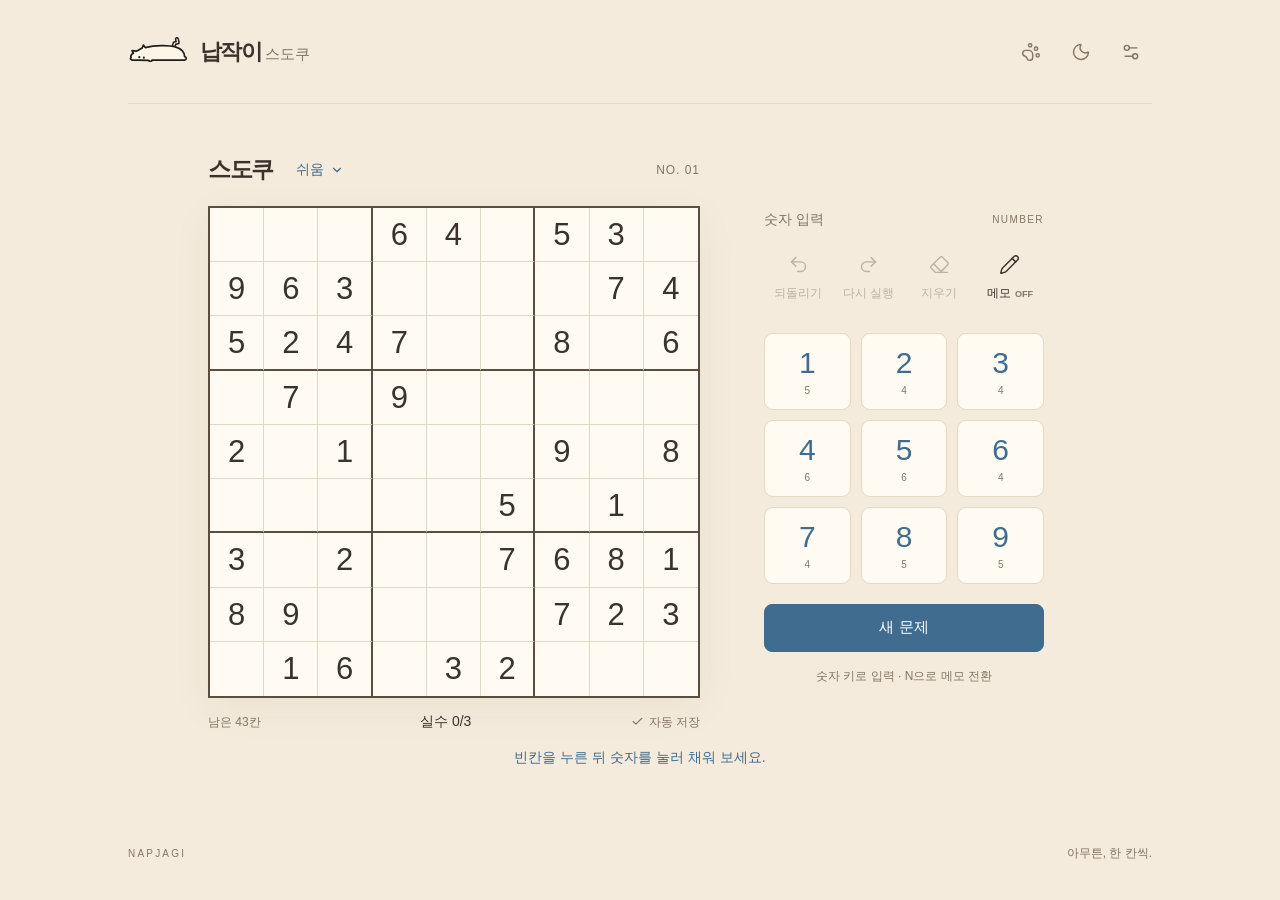
<file: index.html>
<!doctype html>
<html lang="ko" data-theme="light">
  <head>
    <meta charset="UTF-8" />
    <meta name="viewport" content="width=device-width, initial-scale=1, maximum-scale=1, user-scalable=no, viewport-fit=cover" />
    <meta name="theme-color" content="#f4ebdc" />
    <meta name="description" content="문제를 풀 때마다 조각을 모아 납작이의 생활 장면을 여는 스도쿠." />
    <link rel="icon" href="./favicon.svg" type="image/svg+xml" />
    <title>납작이 스도쿠</title>
    <script type="module" crossorigin src="./assets/index-B3kyGhkg.js"></script>
    <link rel="stylesheet" crossorigin href="./assets/index-BDHHgxv3.css">
    <link rel="manifest" href="./manifest.json">
    <link rel="apple-touch-icon" href="./icons/icon-192.png">
  </head>
  <body class="antialiased">
    <div id="root"></div>
    <script>if('serviceWorker' in navigator){addEventListener('load',function(){navigator.serviceWorker.register('./sw.js').catch(function(){})})}</script>
  </body>
</html>
</file>
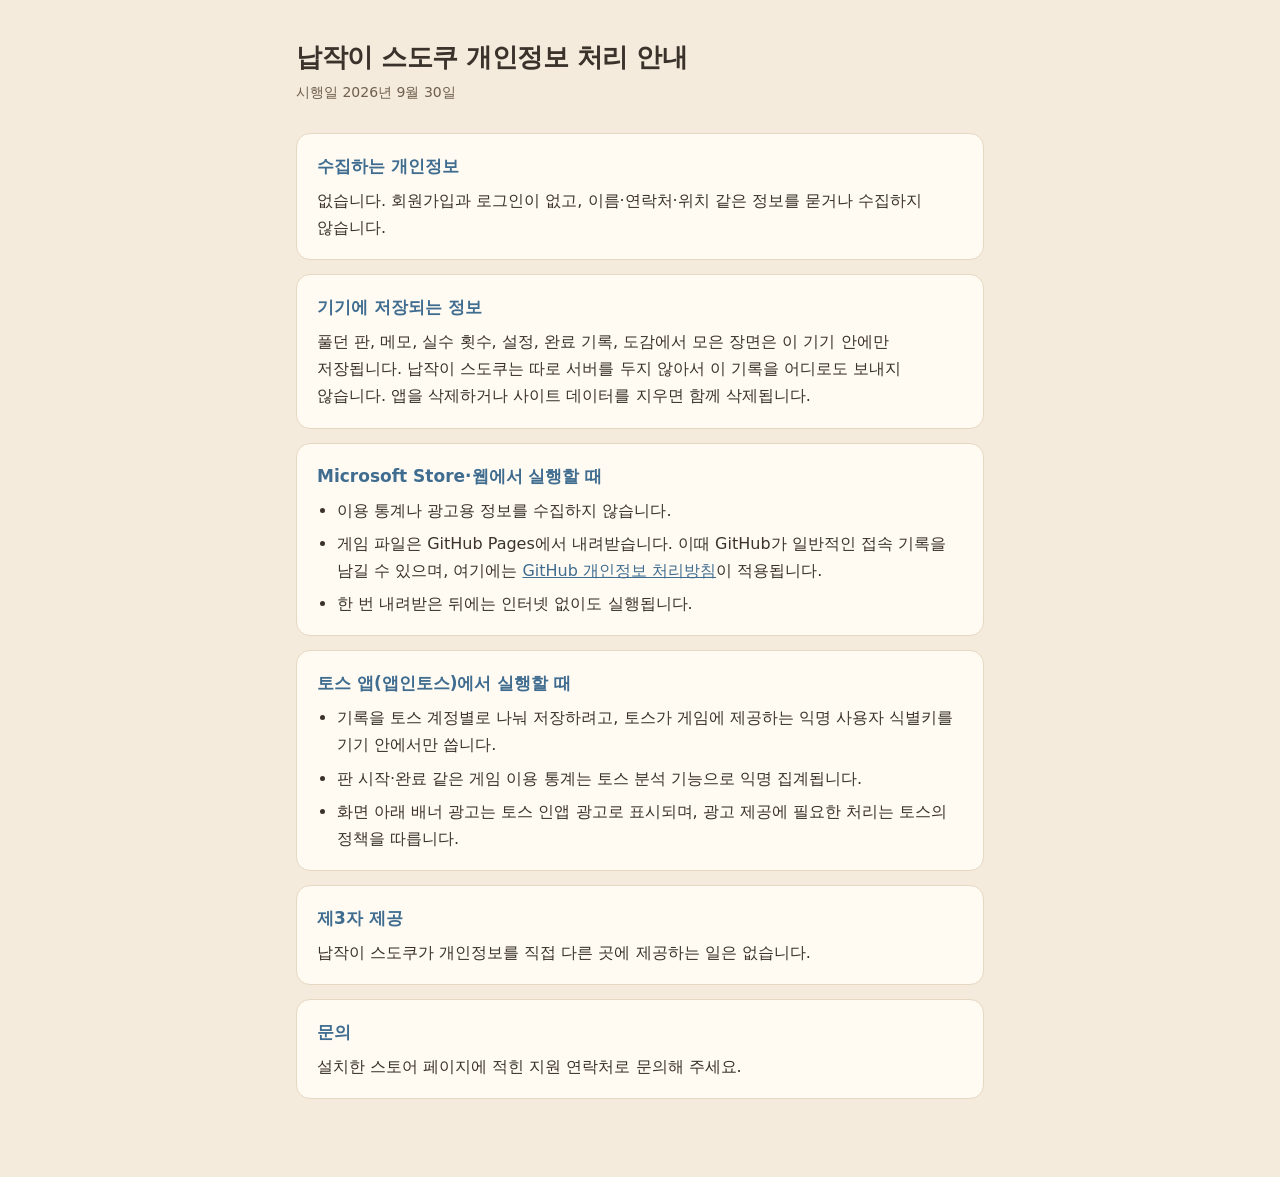
<file: privacy.html>
<!doctype html>
<html lang="ko">
<head>
<meta charset="utf-8">
<meta name="viewport" content="width=device-width, initial-scale=1">
<title>납작이 스도쿠 개인정보 처리 안내</title>
<meta name="description" content="납작이 스도쿠가 어떤 정보를 어디에 저장하는지 안내합니다.">
<link rel="icon" href="./favicon.svg" type="image/svg+xml">
<style>
  :root { --bg:#f4ebdc; --card:#fffbf3; --fg:#3a322b; --muted:#6f604f; --line:#e6d8c3; --accent:#3f6c8f; color-scheme:light; }
  @media (prefers-color-scheme: dark) {
    :root { --bg:#1d1915; --card:#27221d; --fg:#ede3d6; --muted:#a89886; --line:#3b332b; --accent:#9dbcd8; color-scheme:dark; }
  }
  * { box-sizing:border-box; }
  body { margin:0; background:var(--bg); color:var(--fg); font:16px/1.7 "Apple SD Gothic Neo","Noto Sans KR","Malgun Gothic",system-ui,sans-serif; word-break:keep-all; }
  main { max-width:720px; margin:0 auto; padding:40px 16px 64px; }
  h1 { font-size:26px; line-height:1.35; letter-spacing:-0.5px; margin:0 0 6px; }
  .date { color:var(--muted); margin:0 0 28px; font-size:14px; }
  section { background:var(--card); border:1px solid var(--line); border-radius:14px; padding:18px 20px; margin:0 0 14px; }
  h2 { font-size:17px; margin:0 0 6px; color:var(--accent); }
  p, li { margin:0; color:var(--fg); }
  ul { margin:0; padding-left:20px; }
  li + li { margin-top:6px; }
  a { color:var(--accent); }
</style>
</head>
<body>
<main>
  <h1>납작이 스도쿠 개인정보 처리 안내</h1>
  <p class="date">시행일 2026년 9월 30일</p>

  <section>
    <h2>수집하는 개인정보</h2>
    <p>없습니다. 회원가입과 로그인이 없고, 이름·연락처·위치 같은 정보를 묻거나 수집하지 않습니다.</p>
  </section>

  <section>
    <h2>기기에 저장되는 정보</h2>
    <p>풀던 판, 메모, 실수 횟수, 설정, 완료 기록, 도감에서 모은 장면은 이 기기 안에만 저장됩니다. 납작이 스도쿠는 따로 서버를 두지 않아서 이 기록을 어디로도 보내지 않습니다. 앱을 삭제하거나 사이트 데이터를 지우면 함께 삭제됩니다.</p>
  </section>

  <section>
    <h2>Microsoft Store·웹에서 실행할 때</h2>
    <ul>
      <li>이용 통계나 광고용 정보를 수집하지 않습니다.</li>
      <li>게임 파일은 GitHub Pages에서 내려받습니다. 이때 GitHub가 일반적인 접속 기록을 남길 수 있으며, 여기에는 <a href="https://docs.github.com/ko/site-policy/privacy-policies/github-general-privacy-statement">GitHub 개인정보 처리방침</a>이 적용됩니다.</li>
      <li>한 번 내려받은 뒤에는 인터넷 없이도 실행됩니다.</li>
    </ul>
  </section>

  <section>
    <h2>토스 앱(앱인토스)에서 실행할 때</h2>
    <ul>
      <li>기록을 토스 계정별로 나눠 저장하려고, 토스가 게임에 제공하는 익명 사용자 식별키를 기기 안에서만 씁니다.</li>
      <li>판 시작·완료 같은 게임 이용 통계는 토스 분석 기능으로 익명 집계됩니다.</li>
      <li>화면 아래 배너 광고는 토스 인앱 광고로 표시되며, 광고 제공에 필요한 처리는 토스의 정책을 따릅니다.</li>
    </ul>
  </section>

  <section>
    <h2>제3자 제공</h2>
    <p>납작이 스도쿠가 개인정보를 직접 다른 곳에 제공하는 일은 없습니다.</p>
  </section>

  <section>
    <h2>문의</h2>
    <p>설치한 스토어 페이지에 적힌 지원 연락처로 문의해 주세요.</p>
  </section>
</main>
</body>
</html>
</file>
